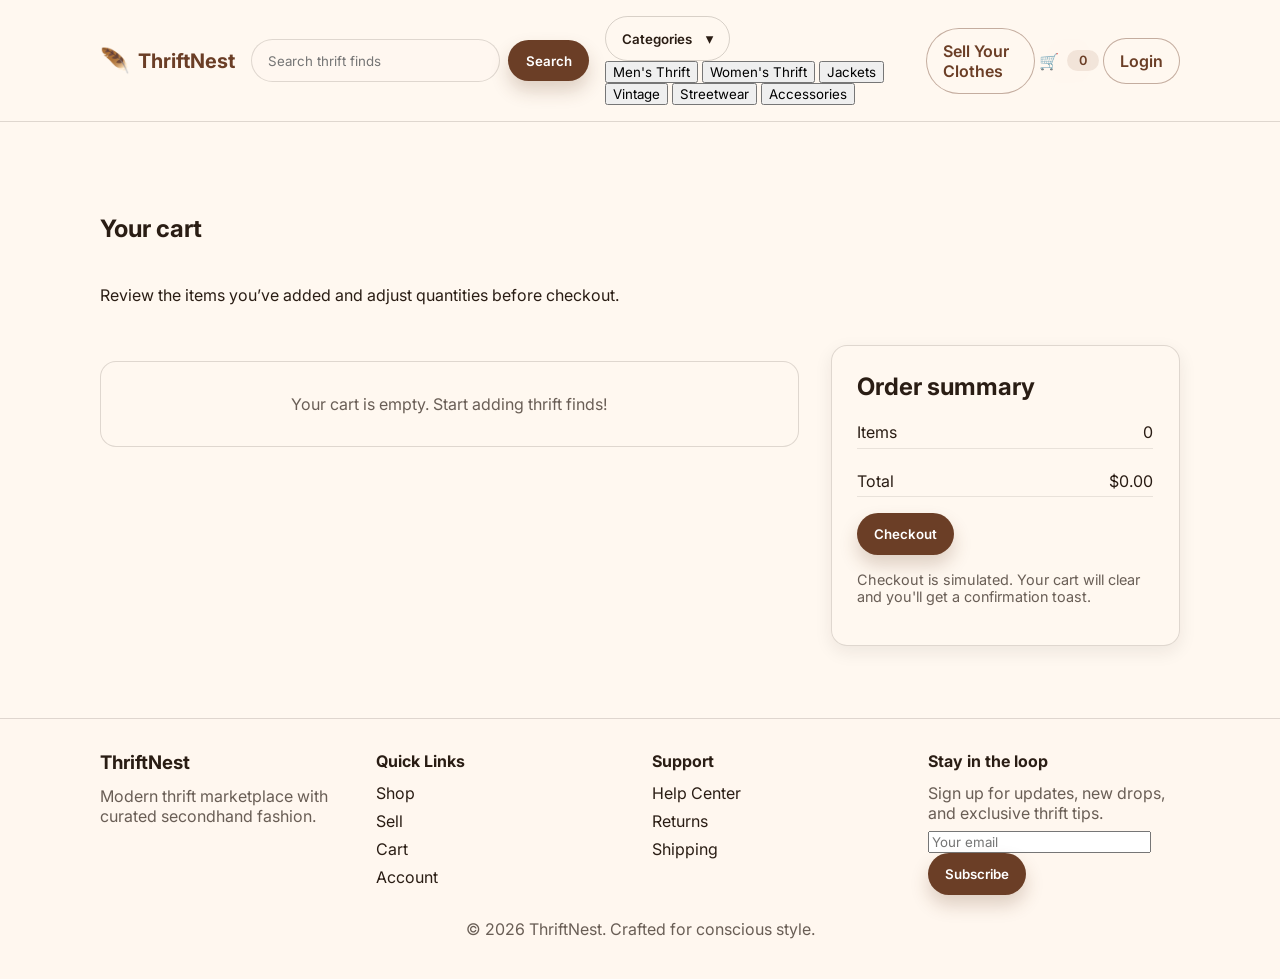
<file: cart.html>
<!DOCTYPE html>
<html lang="en">
<head>
  <meta charset="UTF-8" />
  <meta name="viewport" content="width=device-width, initial-scale=1.0" />
  <title>ThriftNest • Cart</title>
  <link rel="stylesheet" href="style.css" />
  <link rel="preconnect" href="https://fonts.gstatic.com" />
  <link href="https://fonts.googleapis.com/css2?family=Inter:wght@300;400;500;600;700&display=swap" rel="stylesheet" />
</head>
<body>
  <div class="page-transition"></div>
  <header class="site-header">
    <div class="container nav-container">
      <a class="brand" href="index.html">
        <span class="brand__logo" aria-hidden="true">🪶</span>
        <span class="brand__name">ThriftNest</span>
      </a>
      <form id="searchForm" class="nav-search" autocomplete="off">
        <input id="searchInput" type="search" placeholder="Search thrift finds" aria-label="Search thrift finds" />
        <button type="submit" class="btn btn--primary">Search</button>
      </form>

      <div class="nav-actions">
        <div class="dropdown" id="categoryDropdown">
          <button class="btn btn--ghost dropdown__toggle" type="button">
            Categories <span class="chevron">▾</span>
          </button>
          <div class="dropdown__menu">
            <button data-category="Men's Thrift" class="dropdown__item">Men's Thrift</button>
            <button data-category="Women's Thrift" class="dropdown__item">Women's Thrift</button>
            <button data-category="Jackets" class="dropdown__item">Jackets</button>
            <button data-category="Vintage" class="dropdown__item">Vintage</button>
            <button data-category="Streetwear" class="dropdown__item">Streetwear</button>
            <button data-category="Accessories" class="dropdown__item">Accessories</button>
          </div>
        </div>

        <a class="btn btn--outline" href="sell.html">Sell Your Clothes</a>
        <a class="btn btn--icon" href="cart.html" aria-label="Cart">
          <span class="icon">🛒</span>
          <span class="badge" id="cartCount">0</span>
        </a>
        <a class="btn btn--outline" href="login.html" id="authButton">Login</a>
      </div>

      <button class="nav-toggle" aria-label="Open navigation" id="mobileMenuToggle">
        <span class="bar"></span>
        <span class="bar"></span>
        <span class="bar"></span>
      </button>
    </div>

    <nav class="mobile-nav" id="mobileNav">
      <form class="mobile-search" id="mobileSearchForm" autocomplete="off">
        <input id="mobileSearchInput" type="search" placeholder="Search thrift finds" aria-label="Search thrift finds" />
        <button type="submit" class="btn btn--primary">Search</button>
      </form>
      <div class="mobile-nav-links">
        <a href="sell.html" class="btn btn--ghost">Sell Your Clothes</a>
        <a href="cart.html" class="btn btn--ghost">Cart</a>
        <a href="login.html" class="btn btn--ghost" id="authButtonMobile">Login</a>
      </div>
    </nav>
  </header>

  <main class="main">
    <section class="section">
      <div class="container">
        <div class="section-header">
          <h1>Your cart</h1>
          <p>Review the items you’ve added and adjust quantities before checkout.</p>
        </div>

        <section class="cart">
          <div class="cart-items" id="cartItems"></div>
          <aside class="cart-summary">
            <div class="summary-card">
              <h2>Order summary</h2>
              <p class="summary-line"><span>Items</span><span id="summaryItems">0</span></p>
              <p class="summary-line"><span>Total</span><span id="summaryTotal">$0.00</span></p>
              <button id="checkoutBtn" class="btn btn--primary btn--block">Checkout</button>
              <p class="summary-note">Checkout is simulated. Your cart will clear and you'll get a confirmation toast.</p>
            </div>
          </aside>
        </section>
      </div>
    </section>
  </main>

  <footer class="site-footer">
    <div class="container footer-grid">
      <div>
        <h3>ThriftNest</h3>
        <p>Modern thrift marketplace with curated secondhand fashion.</p>
      </div>
      <div>
        <h4>Quick Links</h4>
        <ul>
          <li><a href="products.html">Shop</a></li>
          <li><a href="sell.html">Sell</a></li>
          <li><a href="cart.html">Cart</a></li>
          <li><a href="login.html">Account</a></li>
        </ul>
      </div>
      <div>
        <h4>Support</h4>
        <ul>
          <li><a href="#">Help Center</a></li>
          <li><a href="#">Returns</a></li>
          <li><a href="#">Shipping</a></li>
        </ul>
      </div>
      <div>
        <h4>Stay in the loop</h4>
        <p>Sign up for updates, new drops, and exclusive thrift tips.</p>
        <form id="newsletterForm" class="newsletter-form">
          <input type="email" placeholder="Your email" aria-label="Your email" required />
          <button type="submit" class="btn btn--primary">Subscribe</button>
        </form>
      </div>
    </div>
    <div class="footer-bottom">
      <p>© <span id="currentYear"></span> ThriftNest. Crafted for conscious style.</p>
    </div>
  </footer>

  <div class="toast" id="toast"></div>
  <script src="script.js"></script>
</body>
</html>
</file>
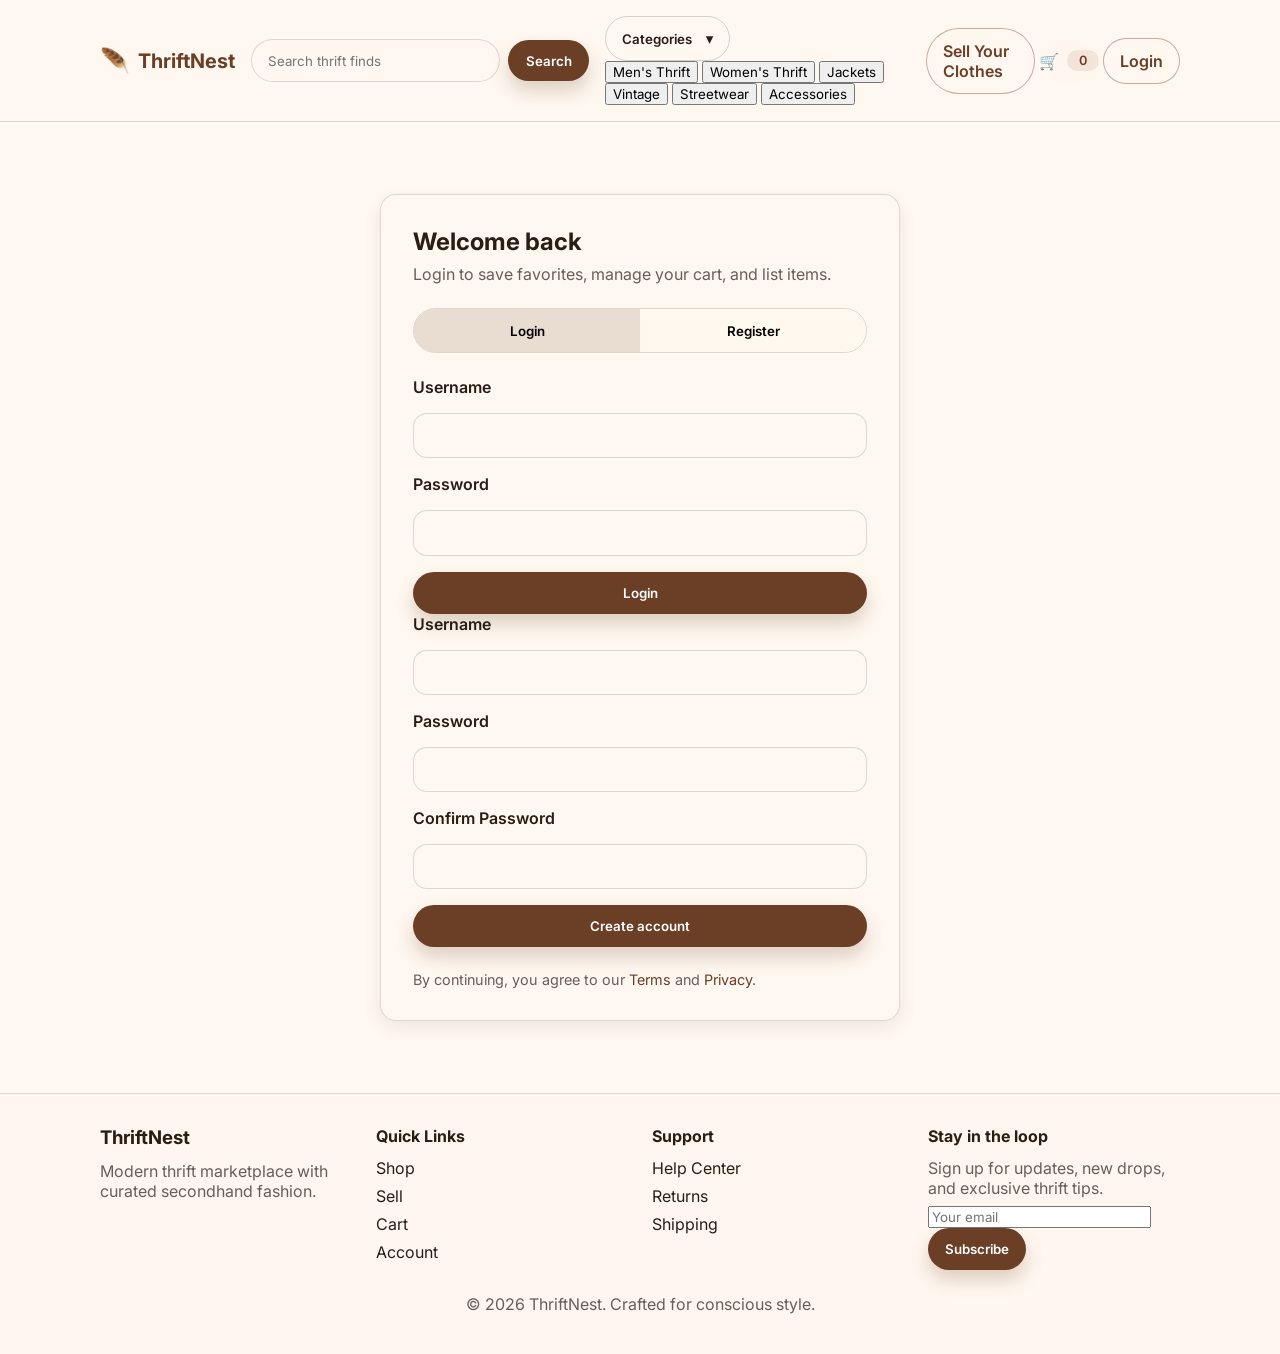
<file: login.html>
<!DOCTYPE html>
<html lang="en">
<head>
  <meta charset="UTF-8" />
  <meta name="viewport" content="width=device-width, initial-scale=1.0" />
  <title>ThriftNest • Login</title>
  <link rel="stylesheet" href="style.css" />
  <link rel="preconnect" href="https://fonts.gstatic.com" />
  <link href="https://fonts.googleapis.com/css2?family=Inter:wght@300;400;500;600;700&display=swap" rel="stylesheet" />
</head>
<body>
  <div class="page-transition"></div>
  <header class="site-header">
    <div class="container nav-container">
      <a class="brand" href="index.html">
        <span class="brand__logo" aria-hidden="true">🪶</span>
        <span class="brand__name">ThriftNest</span>
      </a>
      <form id="searchForm" class="nav-search" autocomplete="off">
        <input id="searchInput" type="search" placeholder="Search thrift finds" aria-label="Search thrift finds" />
        <button type="submit" class="btn btn--primary">Search</button>
      </form>

      <div class="nav-actions">
        <div class="dropdown" id="categoryDropdown">
          <button class="btn btn--ghost dropdown__toggle" type="button">
            Categories <span class="chevron">▾</span>
          </button>
          <div class="dropdown__menu">
            <button data-category="Men's Thrift" class="dropdown__item">Men's Thrift</button>
            <button data-category="Women's Thrift" class="dropdown__item">Women's Thrift</button>
            <button data-category="Jackets" class="dropdown__item">Jackets</button>
            <button data-category="Vintage" class="dropdown__item">Vintage</button>
            <button data-category="Streetwear" class="dropdown__item">Streetwear</button>
            <button data-category="Accessories" class="dropdown__item">Accessories</button>
          </div>
        </div>

        <a class="btn btn--outline" href="sell.html">Sell Your Clothes</a>
        <a class="btn btn--icon" href="cart.html" aria-label="Cart">
          <span class="icon">🛒</span>
          <span class="badge" id="cartCount">0</span>
        </a>
        <a class="btn btn--outline" href="login.html" id="authButton">Login</a>
      </div>

      <button class="nav-toggle" aria-label="Open navigation" id="mobileMenuToggle">
        <span class="bar"></span>
        <span class="bar"></span>
        <span class="bar"></span>
      </button>
    </div>

    <nav class="mobile-nav" id="mobileNav">
      <form class="mobile-search" id="mobileSearchForm" autocomplete="off">
        <input id="mobileSearchInput" type="search" placeholder="Search thrift finds" aria-label="Search thrift finds" />
        <button type="submit" class="btn btn--primary">Search</button>
      </form>
      <div class="mobile-nav-links">
        <a href="sell.html" class="btn btn--ghost">Sell Your Clothes</a>
        <a href="cart.html" class="btn btn--ghost">Cart</a>
        <a href="login.html" class="btn btn--ghost" id="authButtonMobile">Login</a>
      </div>
    </nav>
  </header>

  <main class="main">
    <section class="section login-section">
      <div class="container" style="max-width: 520px;">
        <div class="auth-card">
          <div class="auth-header">
            <h1>Welcome back</h1>
            <p>Login to save favorites, manage your cart, and list items.</p>
          </div>

          <div class="auth-tabs" role="tablist" aria-label="Authentication tabs">
            <button type="button" class="auth-tab active" data-target="loginPane" role="tab">Login</button>
            <button type="button" class="auth-tab" data-target="registerPane" role="tab">Register</button>
          </div>

          <form id="loginForm" class="auth-form" data-pane="loginPane">
            <label for="loginUsername">Username</label>
            <input id="loginUsername" type="text" required />

            <label for="loginPassword">Password</label>
            <input id="loginPassword" type="password" required />

            <button type="submit" class="btn btn--primary">Login</button>
          </form>

          <form id="registerForm" class="auth-form" data-pane="registerPane" hidden>
            <label for="registerUsername">Username</label>
            <input id="registerUsername" type="text" required />

            <label for="registerPassword">Password</label>
            <input id="registerPassword" type="password" required />

            <label for="registerConfirm">Confirm Password</label>
            <input id="registerConfirm" type="password" required />

            <button type="submit" class="btn btn--primary">Create account</button>
          </form>

          <p class="auth-footer">By continuing, you agree to our <a href="#">Terms</a> and <a href="#">Privacy</a>.</p>
        </div>
      </div>
    </section>
  </main>

  <footer class="site-footer">
    <div class="container footer-grid">
      <div>
        <h3>ThriftNest</h3>
        <p>Modern thrift marketplace with curated secondhand fashion.</p>
      </div>
      <div>
        <h4>Quick Links</h4>
        <ul>
          <li><a href="products.html">Shop</a></li>
          <li><a href="sell.html">Sell</a></li>
          <li><a href="cart.html">Cart</a></li>
          <li><a href="login.html">Account</a></li>
        </ul>
      </div>
      <div>
        <h4>Support</h4>
        <ul>
          <li><a href="#">Help Center</a></li>
          <li><a href="#">Returns</a></li>
          <li><a href="#">Shipping</a></li>
        </ul>
      </div>
      <div>
        <h4>Stay in the loop</h4>
        <p>Sign up for updates, new drops, and exclusive thrift tips.</p>
        <form id="newsletterForm" class="newsletter-form">
          <input type="email" placeholder="Your email" aria-label="Your email" required />
          <button type="submit" class="btn btn--primary">Subscribe</button>
        </form>
      </div>
    </div>
    <div class="footer-bottom">
      <p>© <span id="currentYear"></span> ThriftNest. Crafted for conscious style.</p>
    </div>
  </footer>

  <div class="toast" id="toast"></div>
  <script src="script.js"></script>
</body>
</html>
</file>
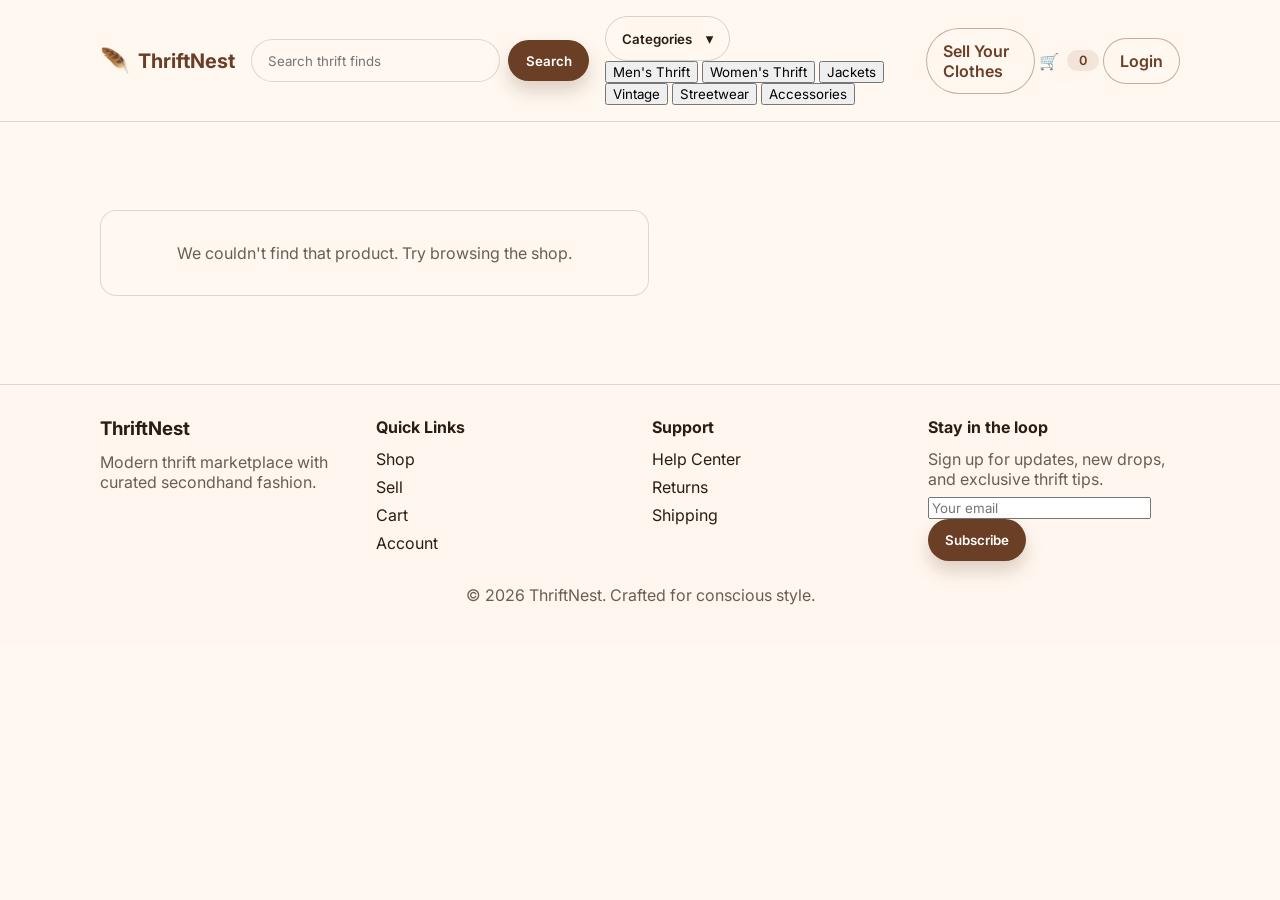
<file: product.html>
<!DOCTYPE html>
<html lang="en">
<head>
  <meta charset="UTF-8" />
  <meta name="viewport" content="width=device-width, initial-scale=1.0" />
  <title>ThriftNest • Product</title>
  <link rel="stylesheet" href="style.css" />
  <link rel="preconnect" href="https://fonts.gstatic.com" />
  <link href="https://fonts.googleapis.com/css2?family=Inter:wght@300;400;500;600;700&display=swap" rel="stylesheet" />
</head>
<body>
  <div class="page-transition"></div>
  <header class="site-header">
    <div class="container nav-container">
      <a class="brand" href="index.html">
        <span class="brand__logo" aria-hidden="true">🪶</span>
        <span class="brand__name">ThriftNest</span>
      </a>
      <form id="searchForm" class="nav-search" autocomplete="off">
        <input id="searchInput" type="search" placeholder="Search thrift finds" aria-label="Search thrift finds" />
        <button type="submit" class="btn btn--primary">Search</button>
      </form>

      <div class="nav-actions">
        <div class="dropdown" id="categoryDropdown">
          <button class="btn btn--ghost dropdown__toggle" type="button">
            Categories <span class="chevron">▾</span>
          </button>
          <div class="dropdown__menu">
            <button data-category="Men's Thrift" class="dropdown__item">Men's Thrift</button>
            <button data-category="Women's Thrift" class="dropdown__item">Women's Thrift</button>
            <button data-category="Jackets" class="dropdown__item">Jackets</button>
            <button data-category="Vintage" class="dropdown__item">Vintage</button>
            <button data-category="Streetwear" class="dropdown__item">Streetwear</button>
            <button data-category="Accessories" class="dropdown__item">Accessories</button>
          </div>
        </div>

        <a class="btn btn--outline" href="sell.html">Sell Your Clothes</a>
        <a class="btn btn--icon" href="cart.html" aria-label="Cart">
          <span class="icon">🛒</span>
          <span class="badge" id="cartCount">0</span>
        </a>
        <a class="btn btn--outline" href="login.html" id="authButton">Login</a>
      </div>

      <button class="nav-toggle" aria-label="Open navigation" id="mobileMenuToggle">
        <span class="bar"></span>
        <span class="bar"></span>
        <span class="bar"></span>
      </button>
    </div>

    <nav class="mobile-nav" id="mobileNav">
      <form class="mobile-search" id="mobileSearchForm" autocomplete="off">
        <input id="mobileSearchInput" type="search" placeholder="Search thrift finds" aria-label="Search thrift finds" />
        <button type="submit" class="btn btn--primary">Search</button>
      </form>
      <div class="mobile-nav-links">
        <a href="sell.html" class="btn btn--ghost">Sell Your Clothes</a>
        <a href="cart.html" class="btn btn--ghost">Cart</a>
        <a href="login.html" class="btn btn--ghost" id="authButtonMobile">Login</a>
      </div>
    </nav>
  </header>

  <main class="main">
    <section class="section product-detail">
      <div class="container">
        <div class="product-detail__wrapper">
          <div class="product-images">
            <div class="product-images__main" id="productMainImage">
              <img src="" alt="Product image" id="productPrimaryImage" loading="lazy" />
            </div>
            <div class="product-images__thumbs" id="productThumbnails"></div>
          </div>

          <div class="product-info">
            <div class="product-info__header">
              <h1 id="productTitle">Product title</h1>
              <p class="badge" id="productCondition">Condition</p>
            </div>
            <div class="product-info__meta">
              <p class="product-price" id="productPrice">$0</p>
              <p class="product-size" id="productSize">Size: -</p>
              <p class="product-seller" id="productSeller">Seller: -</p>
            </div>
            <p class="product-description" id="productDescription">Product description</p>

            <div class="product-actions">
              <button id="addToCartBtn" class="btn btn--primary">Add to cart</button>
              <button id="buyNowBtn" class="btn btn--outline">Buy now</button>
            </div>
          </div>
        </div>
      </div>
    </section>
  </main>

  <footer class="site-footer">
    <div class="container footer-grid">
      <div>
        <h3>ThriftNest</h3>
        <p>Modern thrift marketplace with curated secondhand fashion.</p>
      </div>
      <div>
        <h4>Quick Links</h4>
        <ul>
          <li><a href="products.html">Shop</a></li>
          <li><a href="sell.html">Sell</a></li>
          <li><a href="cart.html">Cart</a></li>
          <li><a href="login.html">Account</a></li>
        </ul>
      </div>
      <div>
        <h4>Support</h4>
        <ul>
          <li><a href="#">Help Center</a></li>
          <li><a href="#">Returns</a></li>
          <li><a href="#">Shipping</a></li>
        </ul>
      </div>
      <div>
        <h4>Stay in the loop</h4>
        <p>Sign up for updates, new drops, and exclusive thrift tips.</p>
        <form id="newsletterForm" class="newsletter-form">
          <input type="email" placeholder="Your email" aria-label="Your email" required />
          <button type="submit" class="btn btn--primary">Subscribe</button>
        </form>
      </div>
    </div>
    <div class="footer-bottom">
      <p>© <span id="currentYear"></span> ThriftNest. Crafted for conscious style.</p>
    </div>
  </footer>

  <div class="toast" id="toast"></div>
  <script src="script.js"></script>
</body>
</html>
</file>
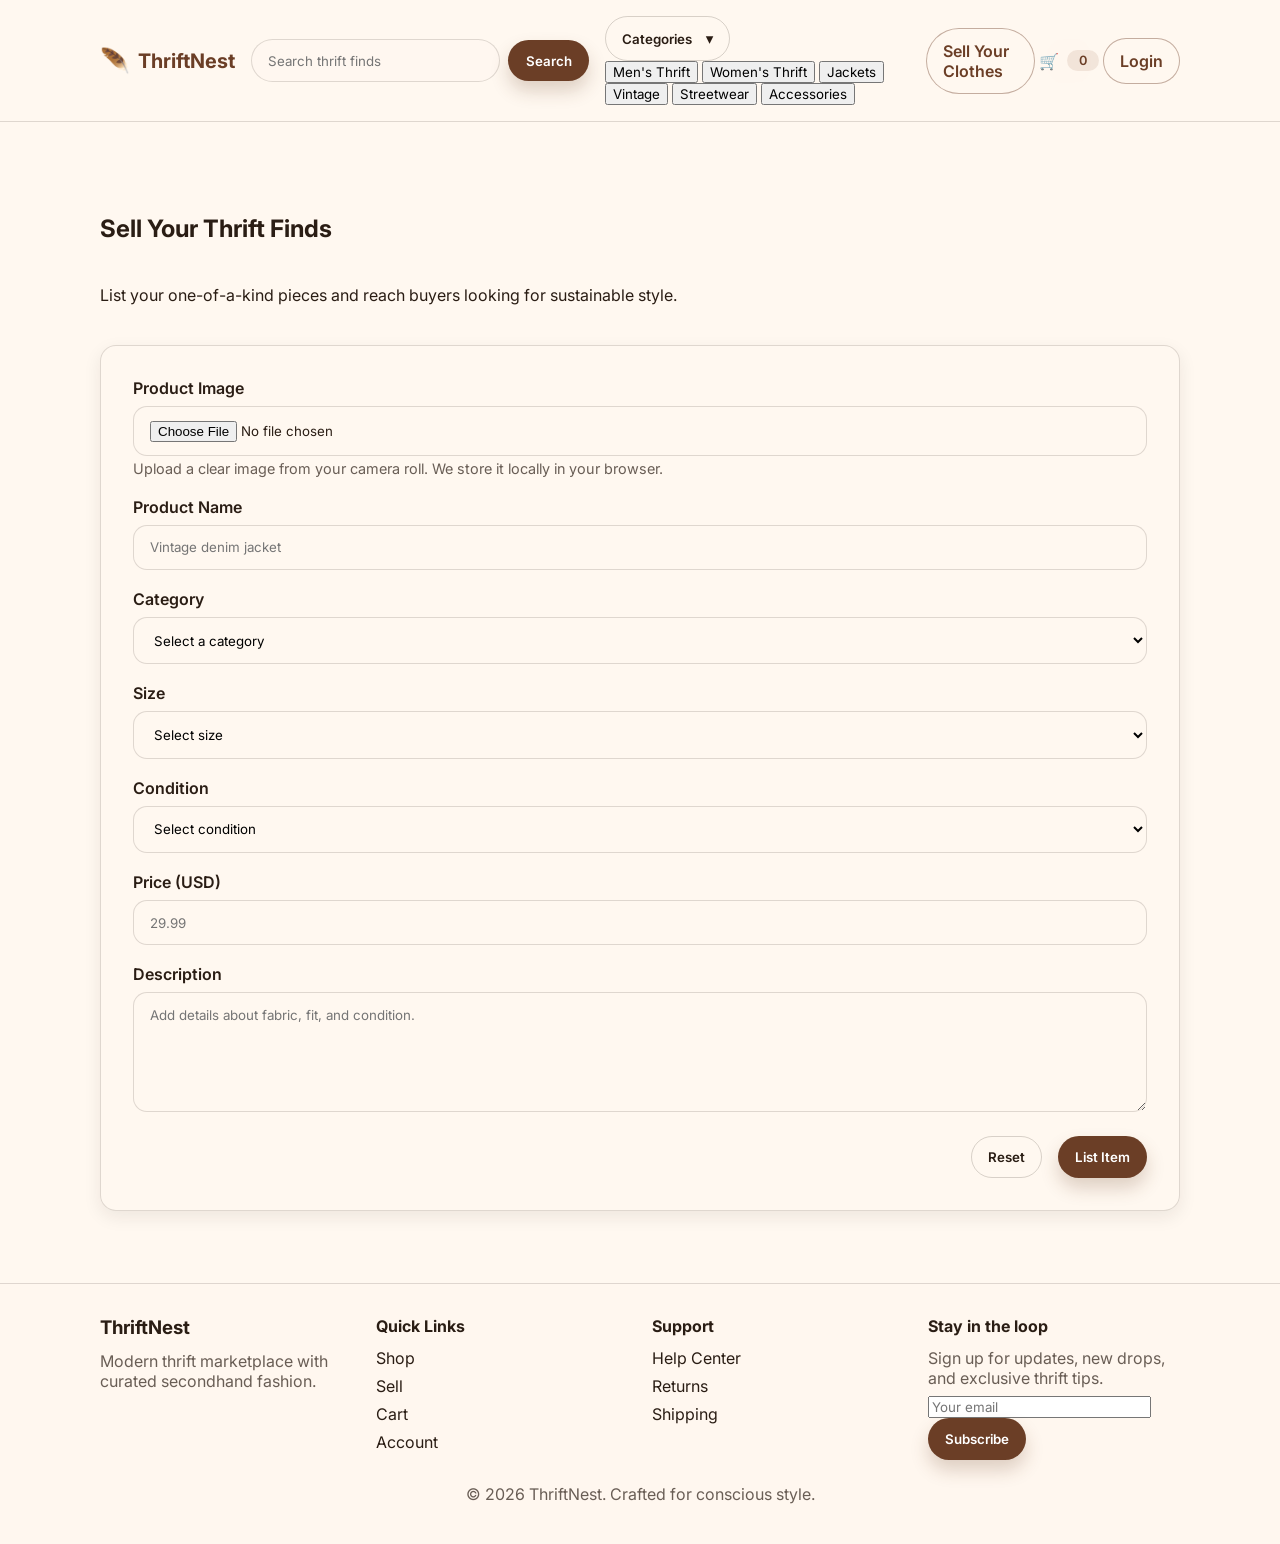
<file: sell.html>
<!DOCTYPE html>
<html lang="en">
<head>
  <meta charset="UTF-8" />
  <meta name="viewport" content="width=device-width, initial-scale=1.0" />
  <title>ThriftNest • Sell</title>
  <link rel="stylesheet" href="style.css" />
  <link rel="preconnect" href="https://fonts.gstatic.com" />
  <link href="https://fonts.googleapis.com/css2?family=Inter:wght@300;400;500;600;700&display=swap" rel="stylesheet" />
</head>
<body>
  <div class="page-transition"></div>
  <header class="site-header">
    <div class="container nav-container">
      <a class="brand" href="index.html">
        <span class="brand__logo" aria-hidden="true">🪶</span>
        <span class="brand__name">ThriftNest</span>
      </a>
      <form id="searchForm" class="nav-search" autocomplete="off">
        <input id="searchInput" type="search" placeholder="Search thrift finds" aria-label="Search thrift finds" />
        <button type="submit" class="btn btn--primary">Search</button>
      </form>

      <div class="nav-actions">
        <div class="dropdown" id="categoryDropdown">
          <button class="btn btn--ghost dropdown__toggle" type="button">
            Categories <span class="chevron">▾</span>
          </button>
          <div class="dropdown__menu">
            <button data-category="Men's Thrift" class="dropdown__item">Men's Thrift</button>
            <button data-category="Women's Thrift" class="dropdown__item">Women's Thrift</button>
            <button data-category="Jackets" class="dropdown__item">Jackets</button>
            <button data-category="Vintage" class="dropdown__item">Vintage</button>
            <button data-category="Streetwear" class="dropdown__item">Streetwear</button>
            <button data-category="Accessories" class="dropdown__item">Accessories</button>
          </div>
        </div>

        <a class="btn btn--outline" href="sell.html">Sell Your Clothes</a>
        <a class="btn btn--icon" href="cart.html" aria-label="Cart">
          <span class="icon">🛒</span>
          <span class="badge" id="cartCount">0</span>
        </a>
        <a class="btn btn--outline" href="login.html" id="authButton">Login</a>
      </div>

      <button class="nav-toggle" aria-label="Open navigation" id="mobileMenuToggle">
        <span class="bar"></span>
        <span class="bar"></span>
        <span class="bar"></span>
      </button>
    </div>

    <nav class="mobile-nav" id="mobileNav">
      <form class="mobile-search" id="mobileSearchForm" autocomplete="off">
        <input id="mobileSearchInput" type="search" placeholder="Search thrift finds" aria-label="Search thrift finds" />
        <button type="submit" class="btn btn--primary">Search</button>
      </form>
      <div class="mobile-nav-links">
        <a href="sell.html" class="btn btn--ghost">Sell Your Clothes</a>
        <a href="cart.html" class="btn btn--ghost">Cart</a>
        <a href="login.html" class="btn btn--ghost" id="authButtonMobile">Login</a>
      </div>
    </nav>
  </header>

  <main class="main">
    <section class="section">
      <div class="container">
        <div class="section-header">
          <h1>Sell Your Thrift Finds</h1>
          <p>List your one-of-a-kind pieces and reach buyers looking for sustainable style.</p>
        </div>

        <form id="sellForm" class="sell-form" autocomplete="off">
          <div class="form-row">
            <label for="productImage">Product Image</label>
            <input type="file" id="productImage" accept="image/*" required />
            <p class="hint">Upload a clear image from your camera roll. We store it locally in your browser.</p>
            <div class="image-preview" id="imagePreview" aria-hidden="true"></div>
          </div>

          <div class="form-row">
            <label for="productName">Product Name</label>
            <input type="text" id="productName" placeholder="Vintage denim jacket" required />
          </div>

          <div class="form-row">
            <label for="productCategory">Category</label>
            <select id="productCategory" required>
              <option value="">Select a category</option>
              <option value="Men's Thrift">Men's Thrift</option>
              <option value="Women's Thrift">Women's Thrift</option>
              <option value="Jackets">Jackets</option>
              <option value="Vintage">Vintage</option>
              <option value="Streetwear">Streetwear</option>
              <option value="Accessories">Accessories</option>
            </select>
          </div>

          <div class="form-row">
            <label for="productSize">Size</label>
            <select id="productSize" required>
              <option value="">Select size</option>
              <option>XS</option>
              <option>S</option>
              <option>M</option>
              <option>L</option>
              <option>XL</option>
              <option>One Size</option>
            </select>
          </div>

          <div class="form-row">
            <label for="productCondition">Condition</label>
            <select id="productCondition" required>
              <option value="">Select condition</option>
              <option>Like New</option>
              <option>Good</option>
              <option>Vintage</option>
            </select>
          </div>

          <div class="form-row">
            <label for="productPrice">Price (USD)</label>
            <input type="number" id="productPrice" placeholder="29.99" min="1" step="0.01" required />
          </div>

          <div class="form-row">
            <label for="productDescription">Description</label>
            <textarea id="productDescription" rows="5" placeholder="Add details about fabric, fit, and condition." required></textarea>
          </div>

          <div class="form-actions">
            <button type="reset" class="btn btn--ghost">Reset</button>
            <button type="submit" class="btn btn--primary">List Item</button>
          </div>
        </form>
      </div>
    </section>
  </main>

  <footer class="site-footer">
    <div class="container footer-grid">
      <div>
        <h3>ThriftNest</h3>
        <p>Modern thrift marketplace with curated secondhand fashion.</p>
      </div>
      <div>
        <h4>Quick Links</h4>
        <ul>
          <li><a href="products.html">Shop</a></li>
          <li><a href="sell.html">Sell</a></li>
          <li><a href="cart.html">Cart</a></li>
          <li><a href="login.html">Account</a></li>
        </ul>
      </div>
      <div>
        <h4>Support</h4>
        <ul>
          <li><a href="#">Help Center</a></li>
          <li><a href="#">Returns</a></li>
          <li><a href="#">Shipping</a></li>
        </ul>
      </div>
      <div>
        <h4>Stay in the loop</h4>
        <p>Sign up for updates, new drops, and exclusive thrift tips.</p>
        <form id="newsletterForm" class="newsletter-form">
          <input type="email" placeholder="Your email" aria-label="Your email" required />
          <button type="submit" class="btn btn--primary">Subscribe</button>
        </form>
      </div>
    </div>
    <div class="footer-bottom">
      <p>© <span id="currentYear"></span> ThriftNest. Crafted for conscious style.</p>
    </div>
  </footer>

  <div class="toast" id="toast"></div>
  <script src="script.js"></script>
</body>
</html>
</file>
<file: style.css>
:root {
  --color-primary: #6B3E26;
  --color-secondary: #F5E6D3;
  --color-accent: #A67B5B;
  --color-bg: #FFF8F0;
  --color-text: #2a1d14;
  --color-muted: rgba(42, 29, 20, 0.7);
  --color-border: rgba(42, 29, 20, 0.15);
  --shadow: 0 10px 25px rgba(42, 29, 20, 0.12);
  --shadow-soft: 0 6px 18px rgba(42, 29, 20, 0.08);
  --radius: 16px;
  --radius-s: 10px;
  --max-width: 1140px;
  --font: "Inter", system-ui, -apple-system, BlinkMacSystemFont, "Segoe UI", sans-serif;
}

* {
  box-sizing: border-box;
}

html,
body {
  height: 100%;
  margin: 0;
  font-family: var(--font);
  background: var(--color-bg);
  color: var(--color-text);
  scroll-behavior: smooth;
}

a {
  color: inherit;
  text-decoration: none;
}

button,
input,
select,
textarea {
  font-family: inherit;
}

.container {
  width: min(1080px, 100% - 2.5rem);
  margin: 0 auto;
}

.site-header {
  position: sticky;
  top: 0;
  z-index: 50;
  background: rgba(255, 248, 240, 0.95);
  border-bottom: 1px solid var(--color-border);
  backdrop-filter: blur(10px);
}

.nav-container {
  display: flex;
  align-items: center;
  gap: 1rem;
  padding: 1rem 0;
}

.brand {
  display: flex;
  align-items: center;
  gap: 0.5rem;
  font-weight: 700;
  font-size: 1.25rem;
  color: var(--color-primary);
}

.brand__logo {
  font-size: 1.5rem;
}

.nav-search {
  flex: 1;
  display: flex;
  gap: 0.5rem;
  max-width: 500px;
  align-items: center;
}

.nav-search input {
  flex: 1;
  padding: 0.8rem 1rem;
  border: 1px solid var(--color-border);
  background: rgba(255, 248, 240, 0.9);
  border-radius: 999px;
  outline: none;
}

.nav-search input:focus {
  border-color: var(--color-primary);
  box-shadow: 0 0 0 3px rgba(107, 62, 38, 0.15);
}

.nav-search button {
  padding: 0.78rem 1.1rem;
  border-radius: 999px;
  border: none;
}

.nav-actions {
  display: flex;
  gap: 0.75rem;
  align-items: center;
}

.btn {
  display: inline-flex;
  align-items: center;
  justify-content: center;
  gap: 0.5rem;
  border-radius: 999px;
  border: 1px solid transparent;
  padding: 0.75rem 1rem;
  font-weight: 600;
  cursor: pointer;
  transition: transform 150ms ease, box-shadow 150ms ease, background 150ms ease;
}

.btn:active {
  transform: scale(0.98);
}

.btn--primary {
  background: var(--color-primary);
  color: #fff;
  box-shadow: 0 10px 18px rgba(107, 62, 38, 0.22);
}

.btn--primary:hover {
  box-shadow: 0 12px 22px rgba(107, 62, 38, 0.34);
}

.btn--outline {
  background: rgba(255, 248, 240, 0.85);
  border-color: rgba(107, 62, 38, 0.4);
  color: var(--color-primary);
}

.btn--outline:hover {
  background: rgba(255, 248, 240, 1);
}

.btn--ghost {
  background: transparent;
  border: 1px solid rgba(42, 29, 20, 0.18);
  color: var(--color-text);
}

.btn--ghost:hover {
  background: rgba(255, 248, 240, 0.9);
}

.btn--icon {
  position: relative;
  width: 44px;
  height: 44px;
  padding: 0;
  border-radius: 16px;
  background: rgba(255, 248, 240, 0.9);
}

.btn--small {
  padding: 0.4rem 0.75rem;
  border-radius: 999px;
}

.badge {
  display: inline-flex;
  align-items: center;
  justify-content: center;
  min-width: 2rem;
  padding: 0.2rem 0.5rem;
  border-radius: 999px;
  background: rgba(166, 123, 91, 0.15);
  color: var(--color-primary);
  font-size: 0.8rem;
  font-weight: 600;
}

.chevron {
  margin-left: 0.35rem;
  font-size: 0.95rem;
}

.nav-toggle {
  display: none;
  background: none;
  border: none;
  width: 44px;
  height: 44px;
  align-items: center;
  justify-content: center;
  cursor: pointer;
}

.nav-toggle .bar {
  width: 22px;
  height: 2px;
  background: var(--color-text);
  border-radius: 999px;
  display: block;
  margin: 3px 0;
}

.mobile-nav {
  display: none;
  flex-direction: column;
  gap: 1rem;
  padding: 1rem 0;
  border-top: 1px solid var(--color-border);
}

.mobile-nav--open {
  display: flex;
}

.mobile-search {
  display: flex;
  gap: 0.5rem;
}

.mobile-search input {
  flex: 1;
  padding: 0.6rem 1rem;
  border-radius: 999px;
  border: 1px solid var(--color-border);
}

.mobile-nav-links {
  display: flex;
  flex-direction: column;
  gap: 0.5rem;
}

.main {
  padding: 2.5rem 0;
}

.hero {
  position: relative;
  background-image: url("https://images.unsplash.com/photo-1495121605193-b116b5b09f3d?auto=format&fit=crop&w=1700&q=80");
  background-size: cover;
  background-position: center;
  border-radius: var(--radius);
  overflow: hidden;
  margin: 0 0 2.5rem;
  min-height: 420px;
  display: grid;
  place-items: center;
}

.hero__overlay {
  position: absolute;
  inset: 0;
  background: linear-gradient(160deg, rgba(255, 248, 240, 0.8), rgba(107, 62, 38, 0.7));
}

.hero__content {
  position: relative;
  z-index: 1;
  text-align: center;
  color: #fff;
  max-width: 680px;
  padding: 2rem;
}

.hero__content h1 {
  margin: 0 0 0.8rem;
  font-size: clamp(2rem, 4vw, 3.2rem);
  letter-spacing: -0.02em;
}

.hero__content p {
  margin: 0 0 1.5rem;
  font-size: 1.1rem;
  opacity: 0.9;
}

.hero__actions {
  display: flex;
  flex-wrap: wrap;
  gap: 0.75rem;
  justify-content: center;
}

.section {
  padding: 2rem 0;
}

.section-header {
  display: flex;
  flex-direction: column;
  gap: 0.4rem;
  margin-bottom: 1.5rem;
}

.section-header h2 {
  margin: 0;
  font-size: 1.85rem;
}

.section-subtitle {
  margin: 0;
  color: var(--color-muted);
}

.categories-grid {
  display: grid;
  grid-template-columns: repeat(auto-fit, minmax(180px, 1fr));
  gap: 1rem;
}

.category-card {
  display: grid;
  grid-template-rows: 1fr auto;
  background: rgba(255, 248, 240, 0.9);
  border: 1px solid var(--color-border);
  border-radius: var(--radius);
  overflow: hidden;
  box-shadow: var(--shadow-soft);
  transition: transform 200ms ease, box-shadow 200ms ease;
}

.category-card img {
  width: 100%;
  height: 168px;
  object-fit: cover;
}

.category-card span {
  padding: 1rem;
  font-weight: 600;
  text-align: center;
}

.category-card:hover {
  transform: translateY(-5px);
  box-shadow: var(--shadow);
}

.product-grid {
  display: grid;
  grid-template-columns: repeat(auto-fit, minmax(240px, 1fr));
  gap: 1.2rem;
}

.product-card {
  background: rgba(255, 248, 240, 0.8);
  border: 1px solid var(--color-border);
  border-radius: var(--radius);
  overflow: hidden;
  box-shadow: var(--shadow-soft);
  display: flex;
  flex-direction: column;
  transition: transform 200ms ease, box-shadow 200ms ease;
}

.product-card:hover {
  transform: translateY(-6px);
  box-shadow: var(--shadow);
}

.product-card img {
  width: 100%;
  height: 210px;
  object-fit: cover;
  object-position: center;
}

.product-card__info {
  padding: 1rem;
  display: grid;
  gap: 0.5rem;
}

.product-card__title {
  font-size: 1.05rem;
  margin: 0;
}

.product-card__meta {
  margin: 0;
  color: var(--color-muted);
  font-size: 0.9rem;
}

.product-card__price-row {
  display: flex;
  align-items: baseline;
  gap: 0.5rem;
}

.product-card__price {
  font-weight: 700;
  color: var(--color-primary);
}

.product-card__old-price {
  text-decoration: line-through;
  color: var(--color-muted);
  font-size: 0.9rem;
}

.product-card__discount {
  display: inline-block;
  background: rgba(166, 123, 91, 0.16);
  padding: 0.25rem 0.5rem;
  border-radius: 999px;
  font-size: 0.75rem;
  align-self: flex-start;
}

.product-card__actions {
  margin-top: auto;
  display: flex;
  gap: 0.6rem;
  padding: 0 1rem 1rem;
  justify-content: space-between;
  align-items: center;
}

.product-section {
  display: flex;
  flex-direction: column;
}

.product-toolbar {
  display: flex;
  flex-wrap: wrap;
  justify-content: space-between;
  gap: 0.75rem;
  align-items: center;
  margin-bottom: 1rem;
}

.sort {
  display: flex;
  align-items: center;
  gap: 0.5rem;
}

.sort select {
  padding: 0.5rem 0.75rem;
  border: 1px solid var(--color-border);
  border-radius: 999px;
  background: rgba(255, 248, 240, 0.9);
}

.sidebar {
  width: 320px;
  flex-shrink: 0;
  background: rgba(255, 248, 240, 0.95);
  border: 1px solid var(--color-border);
  border-radius: var(--radius);
  padding: 1.25rem;
  height: fit-content;
  box-shadow: var(--shadow-soft);
}

.shop-grid {
  display: grid;
  grid-template-columns: 1fr 3fr;
  gap: 2rem;
}

.filter-group {
  margin-bottom: 1.25rem;
}

.filter-group label {
  display: block;
  font-weight: 600;
  margin-bottom: 0.4rem;
}

.filter-grid {
  display: grid;
  grid-template-columns: repeat(2, minmax(0, 1fr));
  gap: 0.4rem;
}

.filter-checkbox {
  display: inline-flex;
  align-items: center;
  gap: 0.4rem;
  font-weight: 500;
  font-size: 0.95rem;
}

.filter-group select,
.filter-group input[type="range"] {
  width: 100%;
  padding: 0.65rem 0.9rem;
  border-radius: 999px;
  border: 1px solid var(--color-border);
  background: rgba(255, 248, 240, 0.9);
}

.price-slider {
  display: flex;
  align-items: center;
  gap: 0.5rem;
}

.price-slider output {
  min-width: 60px;
  text-align: right;
  font-weight: 600;
}

.filter-actions {
  display: flex;
  gap: 0.75rem;
  justify-content: flex-end;
  margin-top: 1rem;
}

.product-detail__wrapper {
  display: grid;
  grid-template-columns: 1.1fr 1fr;
  gap: 2rem;
  align-items: start;
}

.product-images {
  display: grid;
  gap: 1rem;
}

.product-images__main {
  border-radius: var(--radius);
  overflow: hidden;
  box-shadow: var(--shadow-soft);
}

.product-images__main img {
  width: 100%;
  height: 100%;
  object-fit: cover;
  display: block;
}

.product-images__thumbs {
  display: grid;
  grid-template-columns: repeat(4, minmax(0, 1fr));
  gap: 0.75rem;
}

.thumbnail {
  border-radius: 14px;
  border: 1px solid var(--color-border);
  padding: 0.2rem;
  background: rgba(255, 248, 240, 0.8);
  cursor: pointer;
  transition: transform 150ms ease, box-shadow 150ms ease;
}

.thumbnail:hover {
  transform: translateY(-2px);
  box-shadow: var(--shadow-soft);
}

.thumbnail img {
  width: 100%;
  height: 70px;
  object-fit: cover;
  border-radius: 12px;
}

.product-info__header {
  display: flex;
  gap: 0.75rem;
  align-items: center;
  flex-wrap: wrap;
}

.product-info__header h1 {
  margin: 0;
  font-size: 2rem;
}

.product-info__meta {
  display: flex;
  flex-wrap: wrap;
  gap: 1rem;
  margin: 1rem 0;
  color: var(--color-muted);
}

.product-price {
  font-size: 2rem;
  font-weight: 700;
  margin: 0;
  color: var(--color-primary);
}

.product-description {
  line-height: 1.6;
  color: var(--color-muted);
  margin: 1rem 0;
}

.product-actions {
  display: flex;
  gap: 1rem;
  flex-wrap: wrap;
}

.sell-form {
  background: rgba(255, 248, 240, 0.95);
  border: 1px solid var(--color-border);
  border-radius: var(--radius);
  padding: 2rem;
  box-shadow: var(--shadow-soft);
}

.sell-form .form-row {
  margin-bottom: 1.2rem;
}

.sell-form label {
  display: block;
  font-weight: 600;
  margin-bottom: 0.5rem;
}

.sell-form input,
.sell-form select,
.sell-form textarea {
  width: 100%;
  padding: 0.85rem 1rem;
  border-radius: 14px;
  border: 1px solid var(--color-border);
  background: rgba(255, 248, 240, 0.9);
  resize: vertical;
}

.sell-form textarea {
  min-height: 120px;
}

.sell-form .hint {
  margin: 0.25rem 0 0;
  color: var(--color-muted);
  font-size: 0.9rem;
}

.image-preview {
  margin-top: 0.75rem;
  max-width: 240px;
  border-radius: 16px;
  overflow: hidden;
  display: none;
  box-shadow: var(--shadow-soft);
}

.image-preview img {
  width: 100%;
  display: block;
}

.form-actions {
  display: flex;
  gap: 1rem;
  justify-content: flex-end;
  margin-top: 1rem;
}

.cart {
  display: grid;
  grid-template-columns: 2fr 1fr;
  gap: 2rem;
}

.cart-items {
  display: flex;
  flex-direction: column;
  gap: 1rem;
}

.cart-row {
  display: grid;
  grid-template-columns: 90px 1fr 1.2fr;
  gap: 1rem;
  padding: 1rem;
  background: rgba(255, 248, 240, 0.95);
  border: 1px solid var(--color-border);
  border-radius: var(--radius);
  align-items: center;
}

.cart-row__image img {
  width: 88px;
  height: 88px;
  object-fit: cover;
  border-radius: 16px;
}

.cart-row__details h3 {
  margin: 0 0 0.35rem;
  font-size: 1.05rem;
}

.cart-row__details p {
  margin: 0.1rem 0;
  color: var(--color-muted);
  font-size: 0.9rem;
}

.cart-row__price {
  font-weight: 600;
  color: var(--color-primary);
}

.cart-row__right {
  display: flex;
  flex-direction: column;
  align-items: flex-end;
  gap: 0.75rem;
}

.cart-row__total {
  font-weight: 700;
  font-size: 1.1rem;
}

.counter {
  display: inline-flex;
  border: 1px solid var(--color-border);
  border-radius: 999px;
  overflow: hidden;
  background: rgba(255, 248, 240, 0.8);
}

.counter__btn {
  display: inline-flex;
  align-items: center;
  justify-content: center;
  width: 36px;
  height: 36px;
  border: none;
  background: transparent;
  cursor: pointer;
  font-size: 1.2rem;
  color: var(--color-primary);
}

.counter__value {
  min-width: 40px;
  text-align: center;
  font-weight: 600;
  display: inline-flex;
  align-items: center;
  justify-content: center;
}

.summary-card {
  background: rgba(255, 248, 240, 0.95);
  border: 1px solid var(--color-border);
  border-radius: var(--radius);
  padding: 1.6rem;
  box-shadow: var(--shadow-soft);
}

.summary-card h2 {
  margin: 0 0 1rem;
}

.summary-line {
  display: flex;
  justify-content: space-between;
  padding: 0.35rem 0;
  border-bottom: 1px solid rgba(42, 29, 20, 0.1);
}

.summary-line:last-child {
  border-bottom: none;
}

.summary-note {
  margin-top: 1rem;
  font-size: 0.9rem;
  color: var(--color-muted);
}

.auth-card {
  background: rgba(255, 248, 240, 0.95);
  border: 1px solid var(--color-border);
  border-radius: var(--radius);
  padding: 2rem;
  box-shadow: var(--shadow-soft);
}

.auth-header h1 {
  margin: 0 0 0.5rem;
}

.auth-header p {
  margin: 0 0 1.5rem;
  color: var(--color-muted);
}

.auth-tabs {
  display: flex;
  border: 1px solid var(--color-border);
  border-radius: 999px;
  overflow: hidden;
  margin-bottom: 1.5rem;
}

.auth-tab {
  flex: 1;
  background: rgba(255, 248, 240, 0.7);
  border: none;
  padding: 0.85rem 1rem;
  cursor: pointer;
  font-weight: 600;
}

.auth-tab.active {
  background: rgba(107, 62, 38, 0.15);
}

.auth-form {
  display: grid;
  gap: 1rem;
}

.auth-form label {
  font-weight: 600;
}

.auth-form input {
  padding: 0.85rem 1rem;
  border-radius: 14px;
  border: 1px solid var(--color-border);
  background: rgba(255, 248, 240, 0.9);
}

.auth-footer {
  margin: 1.5rem 0 0;
  font-size: 0.9rem;
  color: var(--color-muted);
}

.auth-footer a {
  color: var(--color-primary);
}

.site-footer {
  background: rgba(255, 248, 240, 0.9);
  border-top: 1px solid var(--color-border);
  padding: 2rem 0 1.5rem;
}

.footer-grid {
  display: grid;
  grid-template-columns: repeat(auto-fit, minmax(200px, 1fr));
  gap: 1.5rem;
}

.footer-grid h3,
.footer-grid h4 {
  margin: 0 0 0.75rem;
}

.footer-grid p,
.footer-grid li {
  color: var(--color-muted);
  margin: 0 0 0.5rem;
}

.footer-grid ul {
  list-style: none;
  padding: 0;
  margin: 0;
}

.footer-grid a {
  color: var(--color-text);
  text-decoration: none;
}

.footer-grid a:hover {
  color: var(--color-primary);
}

.footer-bottom {
  margin-top: 1.5rem;
  text-align: center;
  color: var(--color-muted);
}

.toast {
  position: fixed;
  bottom: 1.5rem;
  left: 50%;
  transform: translateX(-50%) translateY(40px);
  background: rgba(42, 29, 20, 0.9);
  color: #fff;
  padding: 0.9rem 1.4rem;
  border-radius: 999px;
  opacity: 0;
  pointer-events: none;
  transition: transform 250ms ease, opacity 250ms ease;
  z-index: 150;
}

.toast--visible {
  opacity: 1;
  transform: translateX(-50%) translateY(0);
}

.page-transition {
  position: fixed;
  inset: 0;
  background: rgba(255, 248, 240, 0.8);
  opacity: 0;
  pointer-events: none;
  transition: opacity 240ms ease;
  z-index: 200;
}

body.fade-in .page-transition {
  opacity: 0;
}

body.fade-out .page-transition {
  opacity: 1;
}

.empty-state {
  padding: 2rem;
  background: rgba(255, 248, 240, 0.95);
  border: 1px solid var(--color-border);
  border-radius: var(--radius);
  text-align: center;
  color: var(--color-muted);
}

@media (max-width: 1024px) {
  .shop-grid {
    grid-template-columns: 1fr;
  }

  .sidebar {
    width: 100%;
    order: 2;
  }

  .product-section {
    order: 1;
  }

  .product-detail__wrapper {
    grid-template-columns: 1fr;
  }

  .product-images__thumbs {
    grid-template-columns: repeat(4, minmax(0, 1fr));
  }
}

@media (max-width: 768px) {
  .nav-search {
    display: none;
  }

  .nav-actions {
    display: none;
  }

  .nav-toggle {
    display: flex;
  }

  .product-grid {
    grid-template-columns: repeat(auto-fit, minmax(200px, 1fr));
  }

  .hero {
    min-height: 320px;
  }

  .hero__content {
    padding: 1.5rem;
  }

  .categories-grid {
    grid-template-columns: repeat(auto-fit, minmax(150px, 1fr));
  }
}

@media (max-width: 480px) {
  .product-grid {
    grid-template-columns: 1fr;
  }

  .product-card img {
    height: 180px;
  }

  .product-images__thumbs {
    grid-template-columns: repeat(3, minmax(0, 1fr));
  }

  .cart-row {
    grid-template-columns: 80px 1fr;
  }

  .cart-row__right {
    flex-direction: row;
    justify-content: space-between;
    align-items: center;
  }

  .cart-row__price {
    display: none;
  }
}
</file>
